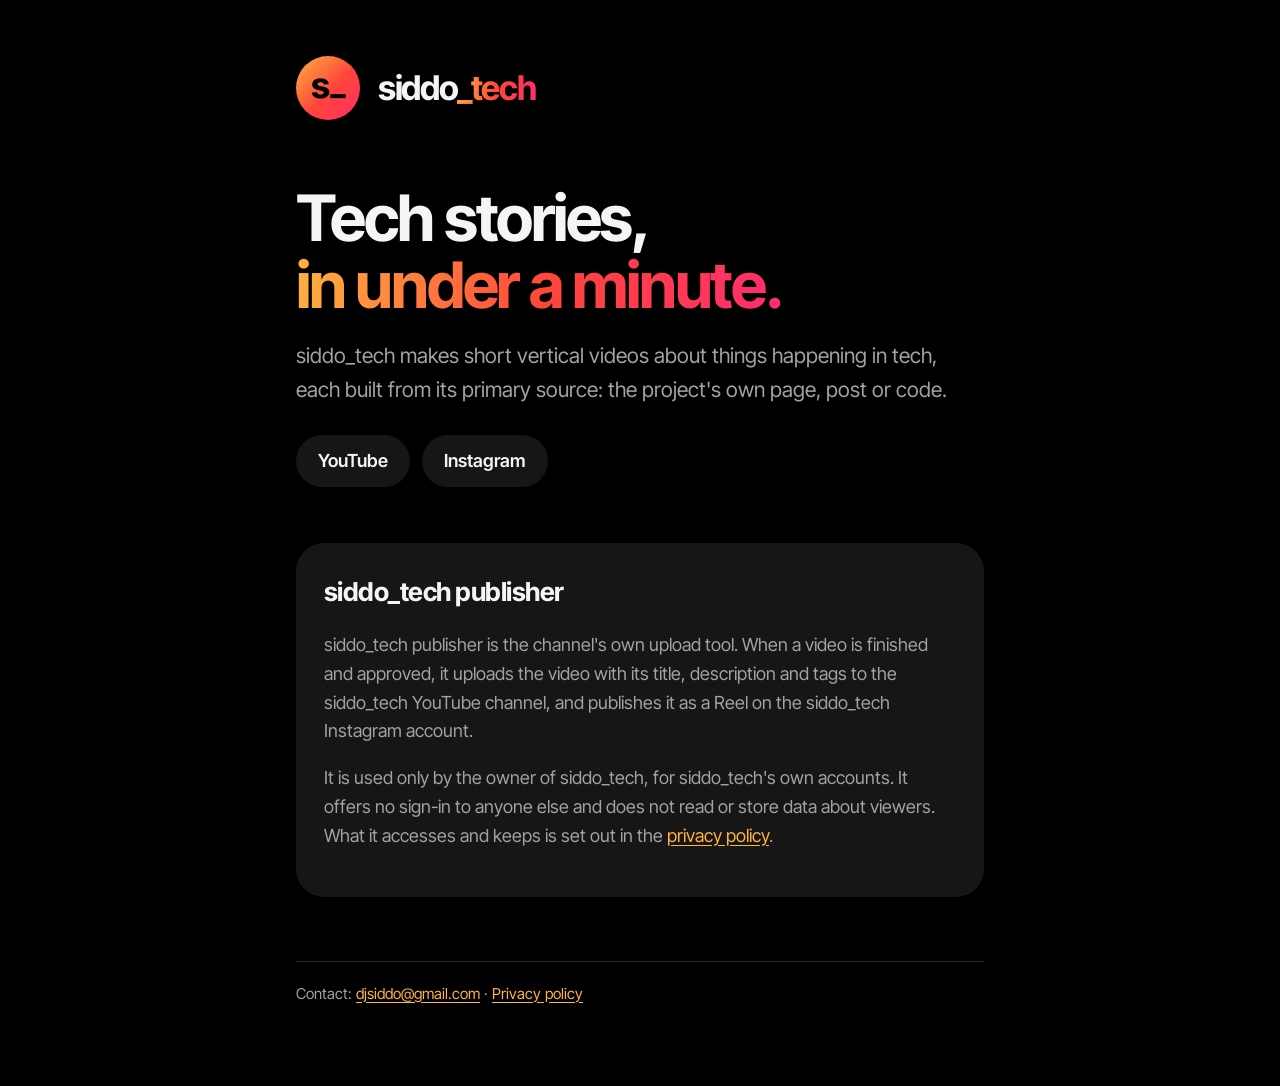
<file: index.html>
<!doctype html>
<html lang="en">
<head>
  <meta charset="utf-8">
  <meta name="viewport" content="width=device-width, initial-scale=1">
  <title>siddo_tech</title>
  <meta name="description" content="siddo_tech: short videos about tech stories, on YouTube and Instagram.">
  <link rel="icon" href="favicon.png">
  <link rel="stylesheet" href="style.css">
</head>
<body>
<main>
  <a class="lockup" href="./"><img src="avatar.png" alt=""><span class="wm">siddo<span>_tech</span></span></a>

  <h1>Tech stories,<br><span class="grad">in under a minute.</span></h1>
  <p class="lede">siddo_tech makes short vertical videos about things happening in tech, each built from its primary source: the project's own page, post or code.</p>
  <ul class="links">
    <li><a href="https://www.youtube.com/@siddo_tech">YouTube</a></li>
    <li><a href="https://www.instagram.com/siddo_tech/">Instagram</a></li>
  </ul>

  <section class="tile" id="publisher">
    <h2>siddo_tech publisher</h2>
    <p>siddo_tech publisher is the channel's own upload tool. When a video is finished and approved, it uploads the video with its title, description and tags to the siddo_tech YouTube channel, and publishes it as a Reel on the siddo_tech Instagram account.</p>
    <p>It is used only by the owner of siddo_tech, for siddo_tech's own accounts. It offers no sign-in to anyone else and does not read or store data about viewers. What it accesses and keeps is set out in the <a href="privacy.html">privacy policy</a>.</p>
  </section>

  <footer>
    Contact: <a href="mailto:djsiddo@gmail.com">djsiddo@gmail.com</a> · <a href="privacy.html">Privacy policy</a>
  </footer>
</main>
</body>
</html>
</file>
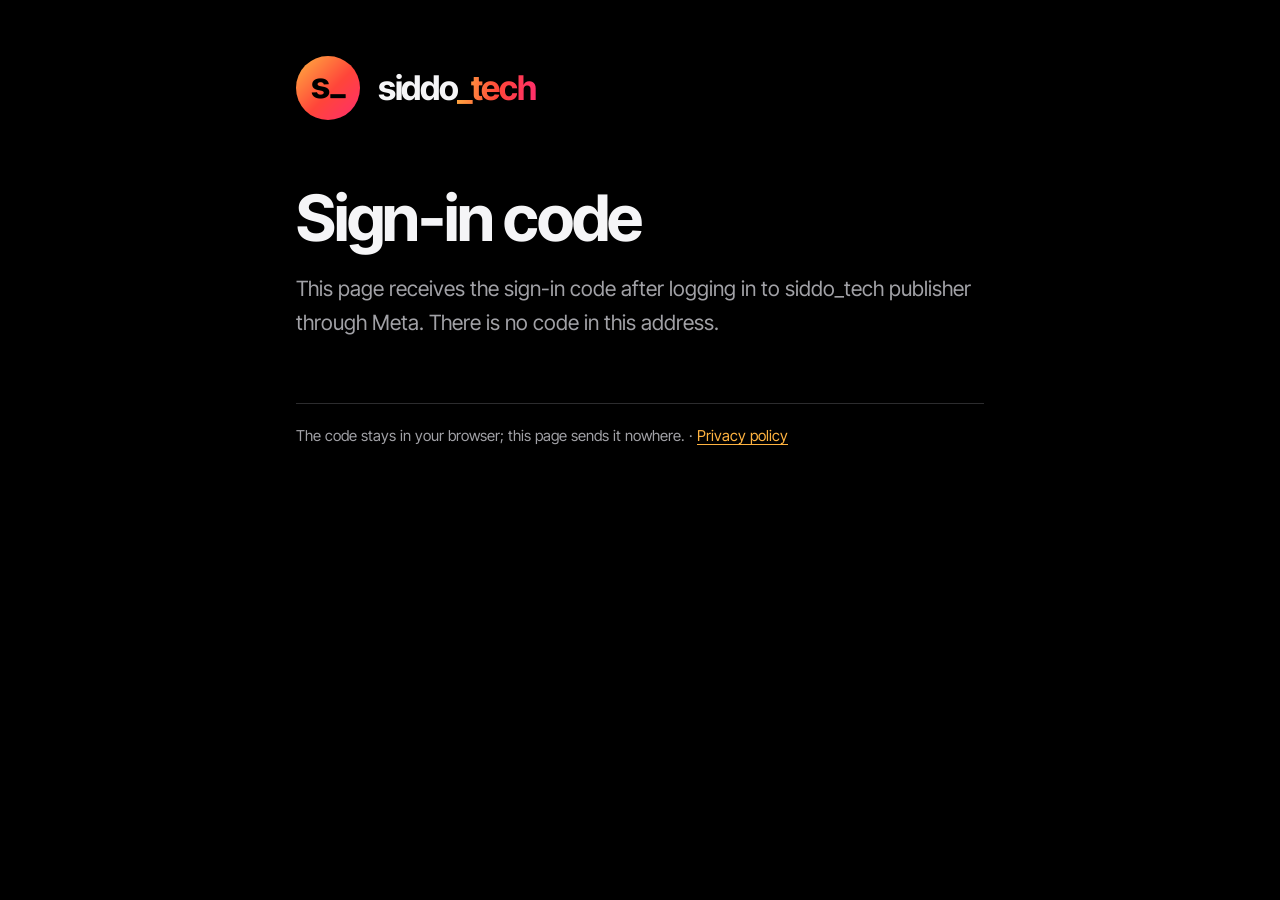
<file: callback.html>
<!doctype html>
<html lang="en">
<head>
  <meta charset="utf-8">
  <meta name="viewport" content="width=device-width, initial-scale=1">
  <meta name="robots" content="noindex">
  <title>Sign-in code · siddo_tech</title>
  <link rel="icon" href="favicon.png">
  <link rel="stylesheet" href="style.css">
  <style>
    #code { display: block; width: 100%; margin: 16px 0; padding: 16px; border: 0; border-radius: 16px; background: var(--tile); color: var(--ink);
      font: 15px/1.5 ui-monospace, Consolas, monospace; overflow-wrap: anywhere; resize: none; }
    button { padding: 12px 22px; border: 0; border-radius: 999px; background: var(--grad); color: #000; font: 600 17px "Inter Tight", sans-serif; cursor: pointer; }
  </style>
</head>
<body>
<main>
  <a class="lockup" href="./"><img src="avatar.png" alt=""><span class="wm">siddo<span>_tech</span></span></a>
  <h1>Sign-in code</h1>
  <div id="ok" hidden>
    <p class="lede">Meta sent siddo_tech publisher a one-time code. Copy it and run <code>publish.py auth instagram --code &lt;code&gt;</code> within a few minutes.</p>
    <textarea id="code" rows="5" readonly></textarea>
    <button id="copy" type="button">Copy code</button>
  </div>
  <p id="err" class="lede" hidden></p>
  <p id="none" class="lede" hidden>This page receives the sign-in code after logging in to siddo_tech publisher through Meta. There is no code in this address.</p>
  <footer>The code stays in your browser; this page sends it nowhere. · <a href="privacy.html">Privacy policy</a></footer>
</main>
<script>
  const q = new URLSearchParams(location.search);
  const code = q.get("code"), err = q.get("error_description") || q.get("error");
  if (code) {
    document.getElementById("ok").hidden = false;
    document.getElementById("code").value = code;
    document.getElementById("copy").onclick = async () => {
      const b = document.getElementById("copy");
      try { await navigator.clipboard.writeText(code); b.textContent = "Copied"; }
      catch (e) { document.getElementById("code").select(); b.textContent = "Press Ctrl+C"; }
    };
  } else if (err) {
    const p = document.getElementById("err"); p.hidden = false; p.textContent = "Meta returned an error: " + err;
  } else {
    document.getElementById("none").hidden = false;
  }
</script>
</body>
</html>
</file>
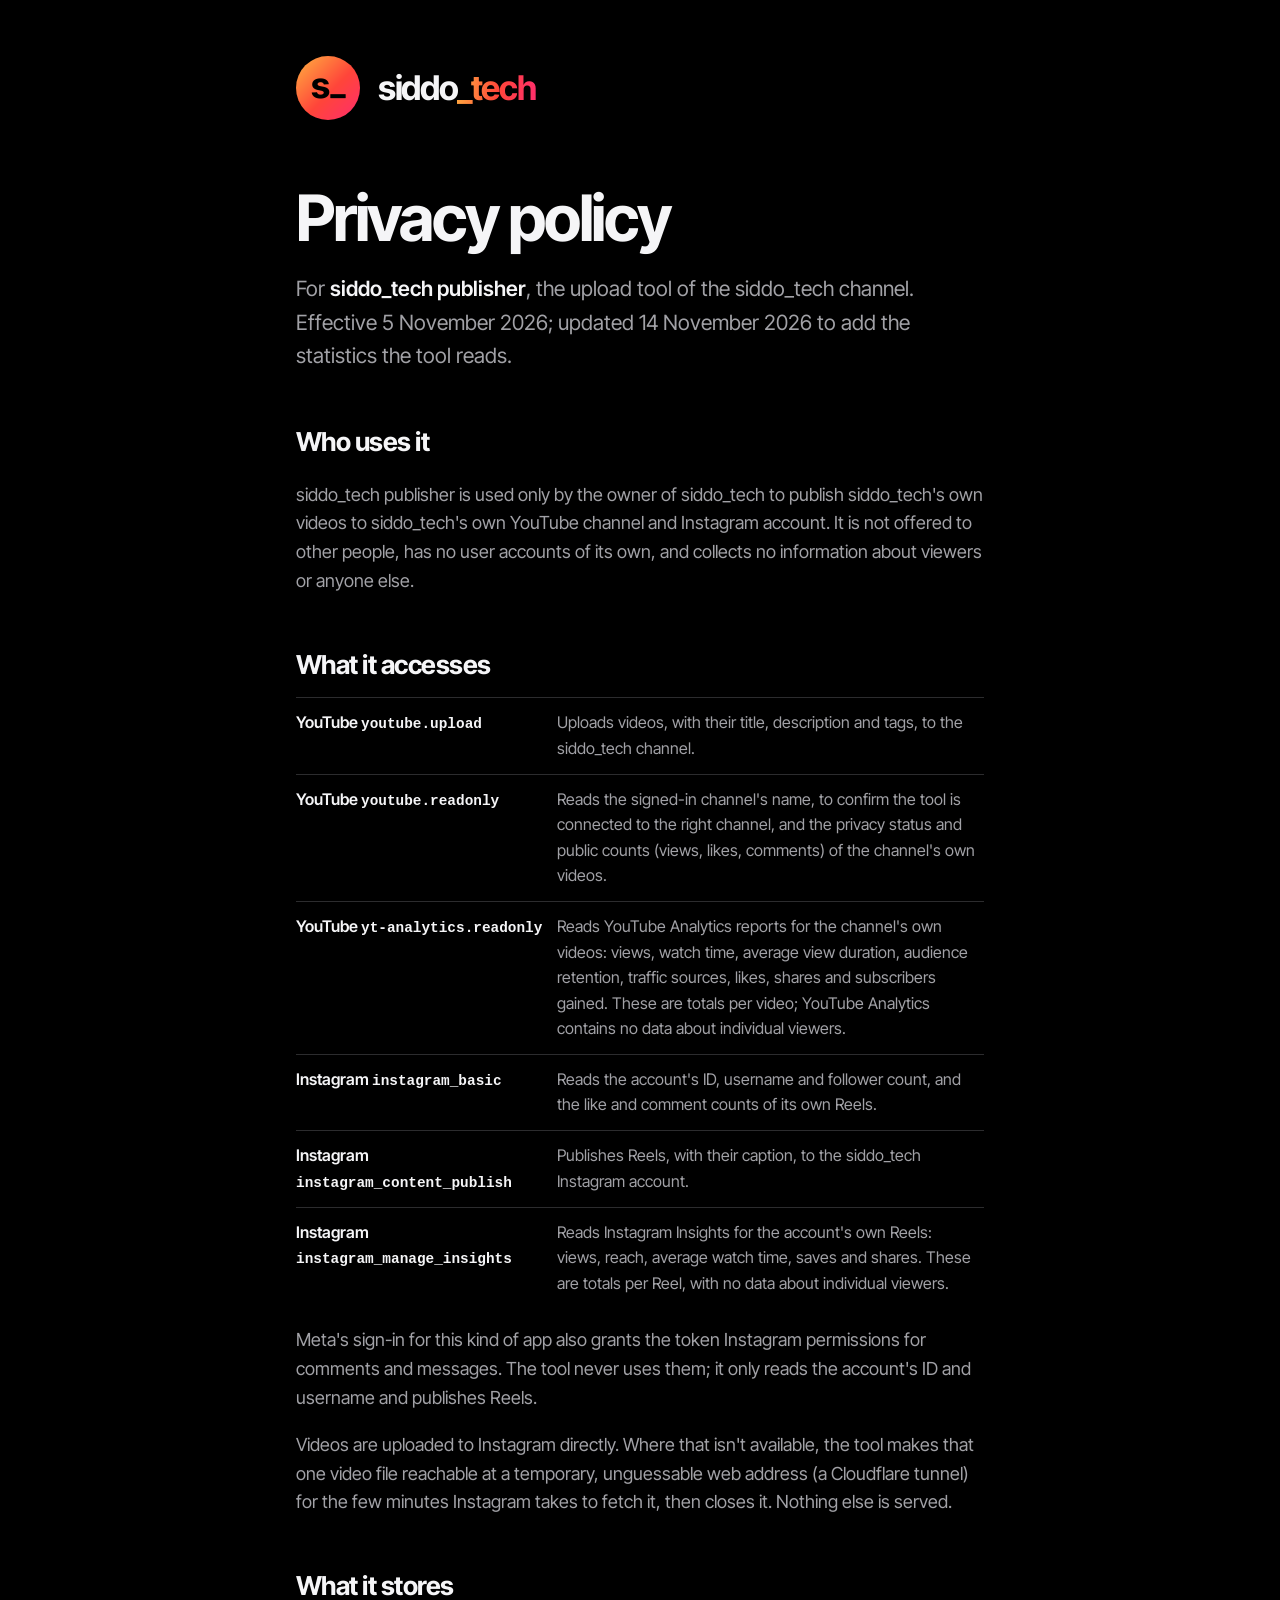
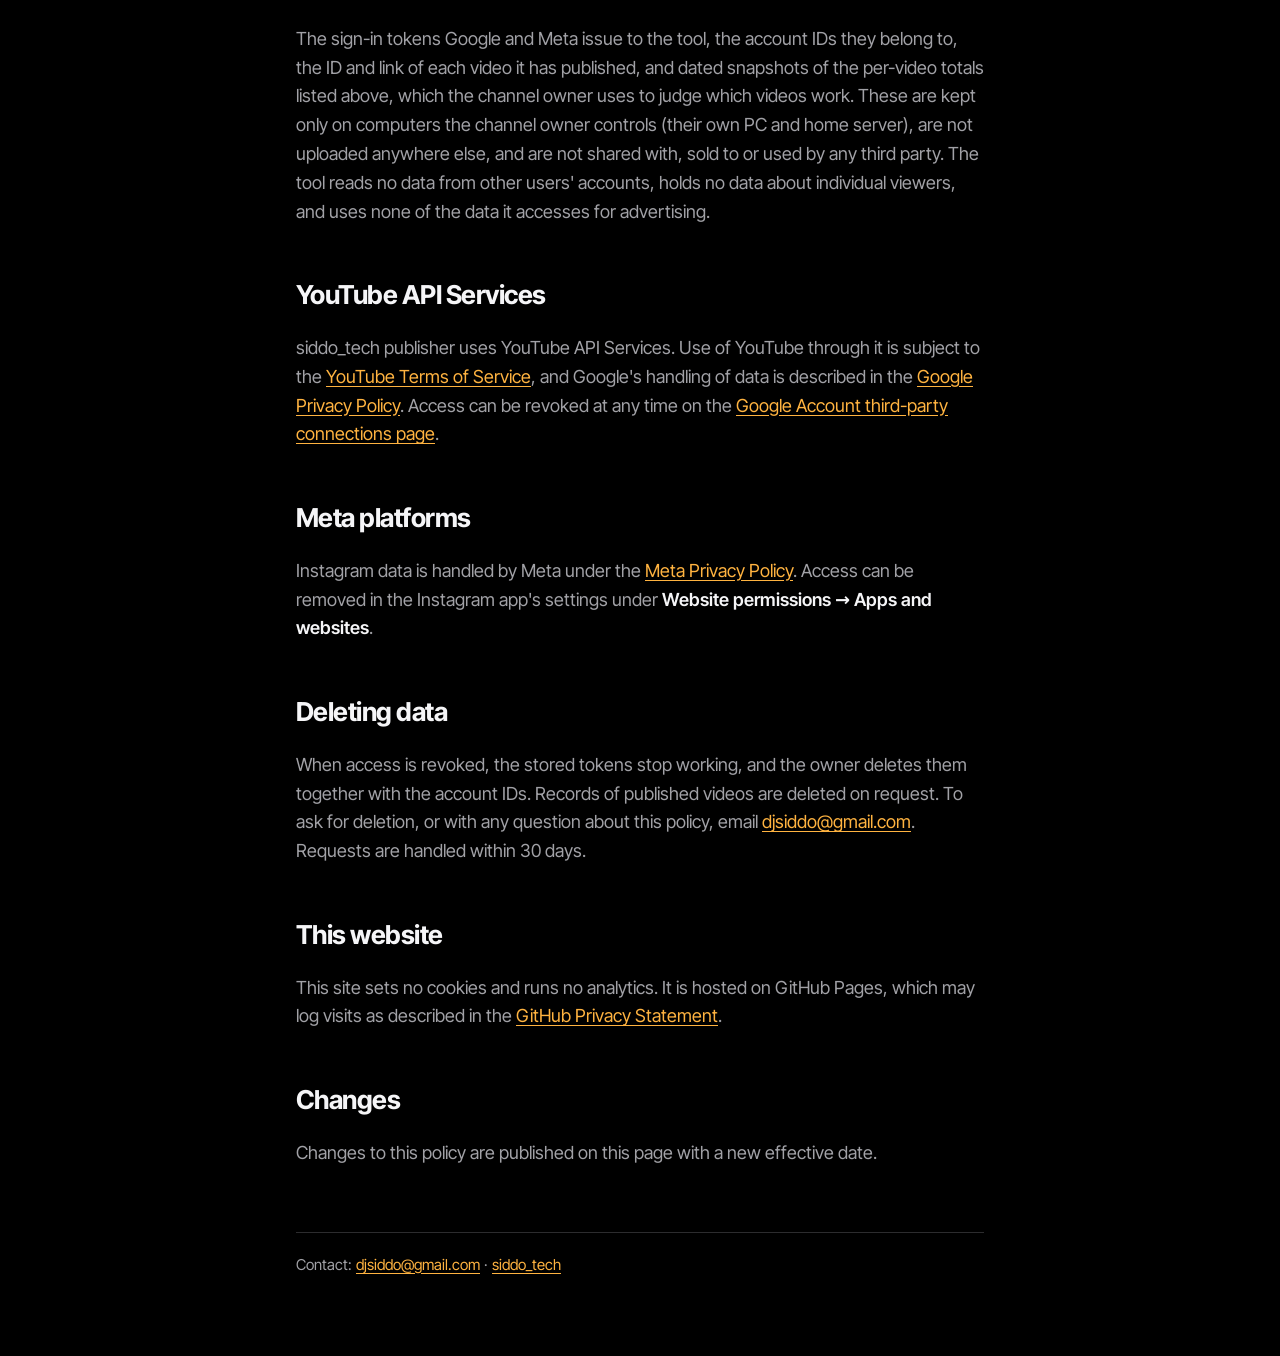
<file: privacy.html>
<!doctype html>
<html lang="en">
<head>
  <meta charset="utf-8">
  <meta name="viewport" content="width=device-width, initial-scale=1">
  <title>Privacy policy · siddo_tech</title>
  <meta name="description" content="Privacy policy for siddo_tech publisher, the siddo_tech channel's upload tool.">
  <link rel="icon" href="favicon.png">
  <link rel="stylesheet" href="style.css">
</head>
<body>
<main>
  <a class="lockup" href="./"><img src="avatar.png" alt=""><span class="wm">siddo<span>_tech</span></span></a>

  <h1>Privacy policy</h1>
  <p class="lede">For <strong>siddo_tech publisher</strong>, the upload tool of the siddo_tech channel. Effective 5 November 2026; updated 14 November 2026 to add the statistics the tool reads.</p>

  <h2>Who uses it</h2>
  <p>siddo_tech publisher is used only by the owner of siddo_tech to publish siddo_tech's own videos to siddo_tech's own YouTube channel and Instagram account. It is not offered to other people, has no user accounts of its own, and collects no information about viewers or anyone else.</p>

  <h2>What it accesses</h2>
  <table>
    <tr><th>YouTube <code>youtube.upload</code></th><td>Uploads videos, with their title, description and tags, to the siddo_tech channel.</td></tr>
    <tr><th>YouTube <code>youtube.readonly</code></th><td>Reads the signed-in channel's name, to confirm the tool is connected to the right channel, and the privacy status and public counts (views, likes, comments) of the channel's own videos.</td></tr>
    <tr><th>YouTube <code>yt-analytics.readonly</code></th><td>Reads YouTube Analytics reports for the channel's own videos: views, watch time, average view duration, audience retention, traffic sources, likes, shares and subscribers gained. These are totals per video; YouTube Analytics contains no data about individual viewers.</td></tr>
    <tr><th>Instagram <code>instagram_basic</code></th><td>Reads the account's ID, username and follower count, and the like and comment counts of its own Reels.</td></tr>
    <tr><th>Instagram <code>instagram_content_publish</code></th><td>Publishes Reels, with their caption, to the siddo_tech Instagram account.</td></tr>
    <tr><th>Instagram <code>instagram_manage_insights</code></th><td>Reads Instagram Insights for the account's own Reels: views, reach, average watch time, saves and shares. These are totals per Reel, with no data about individual viewers.</td></tr>
  </table>
  <p>Meta's sign-in for this kind of app also grants the token Instagram permissions for comments and messages. The tool never uses them; it only reads the account's ID and username and publishes Reels.</p>
  <p>Videos are uploaded to Instagram directly. Where that isn't available, the tool makes that one video file reachable at a temporary, unguessable web address (a Cloudflare tunnel) for the few minutes Instagram takes to fetch it, then closes it. Nothing else is served.</p>

  <h2>What it stores</h2>
  <p>The sign-in tokens Google and Meta issue to the tool, the account IDs they belong to, the ID and link of each video it has published, and dated snapshots of the per-video totals listed above, which the channel owner uses to judge which videos work. These are kept only on computers the channel owner controls (their own PC and home server), are not uploaded anywhere else, and are not shared with, sold to or used by any third party. The tool reads no data from other users' accounts, holds no data about individual viewers, and uses none of the data it accesses for advertising.</p>

  <h2>YouTube API Services</h2>
  <p>siddo_tech publisher uses YouTube API Services. Use of YouTube through it is subject to the <a href="https://www.youtube.com/t/terms">YouTube Terms of Service</a>, and Google's handling of data is described in the <a href="https://policies.google.com/privacy">Google Privacy Policy</a>. Access can be revoked at any time on the <a href="https://myaccount.google.com/connections">Google Account third-party connections page</a>.</p>

  <h2>Meta platforms</h2>
  <p>Instagram data is handled by Meta under the <a href="https://privacycenter.instagram.com/policy">Meta Privacy Policy</a>. Access can be removed in the Instagram app's settings under <strong>Website permissions → Apps and websites</strong>.</p>

  <h2 id="deletion">Deleting data</h2>
  <p>When access is revoked, the stored tokens stop working, and the owner deletes them together with the account IDs. Records of published videos are deleted on request. To ask for deletion, or with any question about this policy, email <a href="mailto:djsiddo@gmail.com">djsiddo@gmail.com</a>. Requests are handled within 30 days.</p>

  <h2>This website</h2>
  <p>This site sets no cookies and runs no analytics. It is hosted on GitHub Pages, which may log visits as described in the <a href="https://docs.github.com/site-policy/privacy-policies/github-general-privacy-statement">GitHub Privacy Statement</a>.</p>

  <h2>Changes</h2>
  <p>Changes to this policy are published on this page with a new effective date.</p>

  <footer>
    Contact: <a href="mailto:djsiddo@gmail.com">djsiddo@gmail.com</a> · <a href="./">siddo_tech</a>
  </footer>
</main>
</body>
</html>
</file>
<file: style.css>
@font-face { font-family: "Inter Tight"; font-weight: 400; font-display: swap; src: url("fonts/inter-tight-400.woff2") format("woff2"); }
@font-face { font-family: "Inter Tight"; font-weight: 600; font-display: swap; src: url("fonts/inter-tight-600.woff2") format("woff2"); }
@font-face { font-family: "Inter Tight"; font-weight: 700; font-display: swap; src: url("fonts/inter-tight-700.woff2") format("woff2"); }

:root {
  --ground: #000; --tile: #161617; --hair: #2c2c2e; --ink: #f5f5f7; --sub: #a1a1a6;
  --warm-a: #ffb340; --warm-b: #ff453a; --warm-c: #ff2d6f;
  --grad: linear-gradient(100deg, var(--warm-a) 0%, var(--warm-b) 52%, var(--warm-c) 100%);
  color-scheme: dark;
}
* { box-sizing: border-box; }
html { -webkit-text-size-adjust: 100%; }
body { margin: 0; background: var(--ground); color: var(--ink); font: 400 18px/1.6 "Inter Tight", system-ui, sans-serif; }
main { max-width: 720px; margin: 0 auto; padding: 56px 16px 80px; }
a { color: var(--warm-a); text-underline-offset: 3px; }
a:hover { color: var(--warm-b); }

.lockup { display: flex; align-items: center; gap: 18px; text-decoration: none; color: var(--ink); }
.lockup img { width: 64px; height: 64px; border-radius: 50%; }
.wm { font-weight: 700; font-size: 34px; letter-spacing: -0.04em; line-height: 1; }
.wm span { background: var(--grad); -webkit-background-clip: text; background-clip: text; color: transparent; padding-right: 0.04em; }

h1 { font-weight: 700; font-size: clamp(40px, 9vw, 64px); line-height: 1.05; letter-spacing: -0.035em; margin: 64px 0 20px; }
h1 .grad { background: var(--grad); -webkit-background-clip: text; background-clip: text; color: transparent; }
h2 { font-weight: 700; font-size: 26px; letter-spacing: -0.02em; margin: 48px 0 8px; }
p, li { color: var(--sub); }
strong { color: var(--ink); font-weight: 600; }
.lede { font-size: 21px; }

.links { display: flex; flex-wrap: wrap; gap: 12px; margin: 28px 0 0; padding: 0; list-style: none; }
.links a { display: inline-block; padding: 12px 22px; border-radius: 999px; background: var(--tile); color: var(--ink); text-decoration: none; font-weight: 600; }
.links a:hover { background: var(--hair); }

.tile { background: var(--tile); border-radius: 28px; padding: 28px; margin-top: 56px; }
.tile h2 { margin-top: 0; }
table { width: 100%; border-collapse: collapse; margin: 12px 0; font-size: 16px; }
th, td { text-align: left; vertical-align: top; padding: 12px 8px 12px 0; border-top: 1px solid var(--hair); }
th { color: var(--ink); font-weight: 600; width: 38%; }
td { color: var(--sub); }
code { font-size: 0.9em; overflow-wrap: anywhere; }
footer { margin-top: 64px; padding-top: 20px; border-top: 1px solid var(--hair); font-size: 15px; color: var(--sub); }

@media (max-width: 560px) {
  th, td { display: block; width: auto; }
  th { padding-bottom: 2px; }
  td { border-top: 0; padding-top: 0; }
}
</file>
